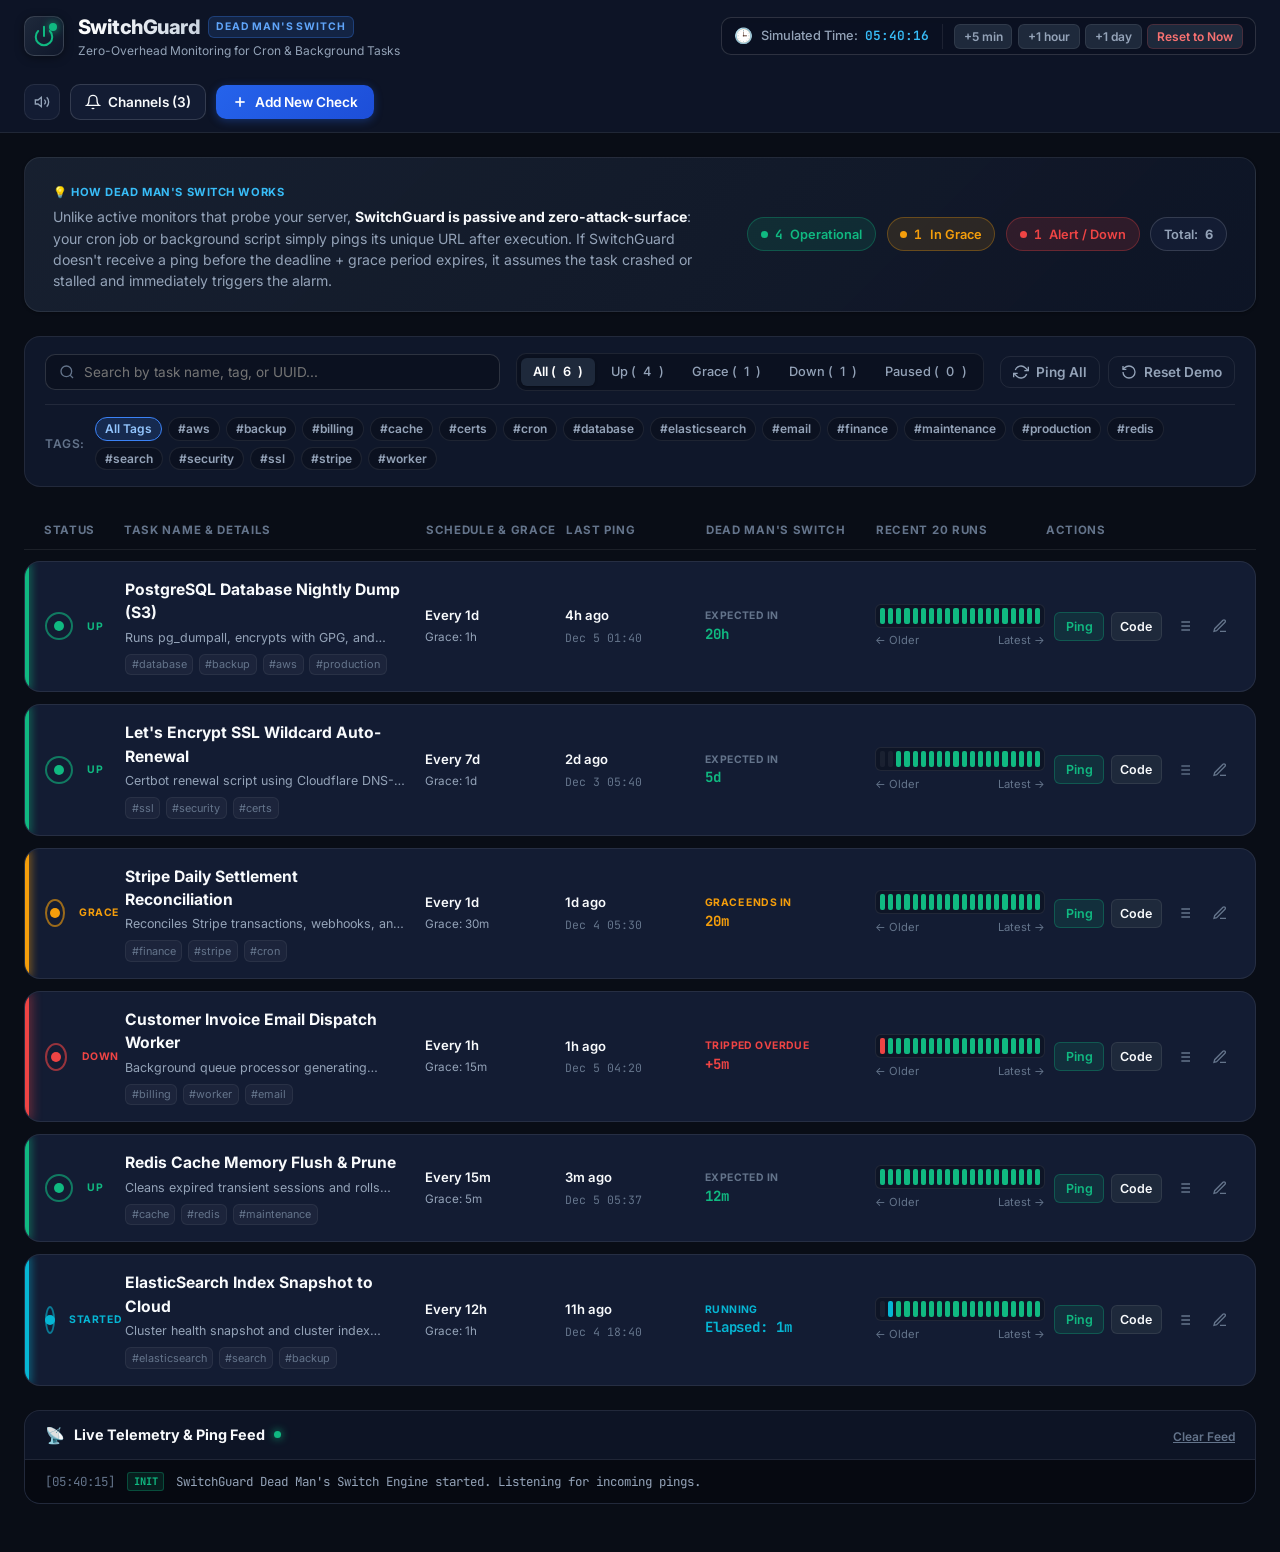
<file: index.html>
<!DOCTYPE html>
<html lang="en">
<head>
  <meta charset="UTF-8">
  <meta name="viewport" content="width=device-width, initial-scale=1.0">
  <title>SwitchGuard — Dead Man's Switch for Scheduled Tasks</title>
  <meta name="description" content="A lightweight, fail-safe dead man's switch monitoring platform for cron jobs, background workers, backup scripts, and scheduled tasks. Inspired by Healthchecks.io.">
  <link rel="preconnect" href="https://fonts.googleapis.com">
  <link rel="preconnect" href="https://fonts.gstatic.com" crossorigin>
  <link href="https://fonts.googleapis.com/css2?family=Inter:wght@300;400;500;600;700;800&family=JetBrains+Mono:wght@400;500;600;700&display=swap" rel="stylesheet">
  <link rel="stylesheet" href="style.css">
  <link rel="icon" href="data:image/svg+xml,<svg xmlns=%22http://www.w3.org/2000/svg%22 viewBox=%220 0 100 100%22><text y=%22.9em%22 font-size=%2290%22>⚡</text></svg>">
</head>
<body class="dark-theme">
  <!-- Toast Notification Container -->
  <div id="toast-container" class="toast-container" aria-live="polite"></div>

  <!-- Header / Navigation -->
  <header class="app-header">
    <div class="header-inner">
      <div class="logo-area">
        <div class="logo-icon-wrap">
          <svg class="logo-svg" viewBox="0 0 24 24" fill="none" stroke="currentColor" stroke-width="2.2" stroke-linecap="round" stroke-linejoin="round">
            <path d="M18.36 6.64a9 9 0 1 1-12.73 0"></path>
            <line x1="12" y1="2" x2="12" y2="12"></line>
          </svg>
          <span class="logo-pulse"></span>
        </div>
        <div class="brand-text">
          <div class="brand-title-row">
            <span class="brand-title">SwitchGuard</span>
            <span class="brand-tag">DEAD MAN'S SWITCH</span>
          </div>
          <span class="brand-subtitle">Zero-Overhead Monitoring for Cron & Background Tasks</span>
        </div>
      </div>

      <!-- Live Simulator / Time Machine Controls -->
      <div class="time-machine-bar" id="time-machine-bar">
        <div class="tm-status">
          <span class="tm-clock-icon">🕒</span>
          <span class="tm-label">Simulated Time:</span>
          <span id="current-sim-time" class="tm-time">Loading...</span>
          <span id="time-warp-badge" class="time-warp-badge hidden">+0m</span>
        </div>
        <div class="tm-actions">
          <button class="tm-btn" id="btn-warp-5m" title="Fast forward 5 minutes">+5 min</button>
          <button class="tm-btn" id="btn-warp-1h" title="Fast forward 1 hour">+1 hour</button>
          <button class="tm-btn" id="btn-warp-1d" title="Fast forward 1 day">+1 day</button>
          <button class="tm-btn tm-btn-reset" id="btn-reset-time" title="Reset to real current time">Reset to Now</button>
        </div>
      </div>

      <!-- Header Action Controls -->
      <div class="header-actions">
        <button id="btn-sound-toggle" class="btn-icon" title="Toggle Audio Alarms">
          <svg id="icon-sound-on" class="icon" viewBox="0 0 24 24" fill="none" stroke="currentColor" stroke-width="2">
            <polygon points="11 5 6 9 2 9 2 15 6 15 11 19 11 5"></polygon>
            <path d="M19.07 4.93a10 10 0 0 1 0 14.14M15.54 8.46a5 5 0 0 1 0 7.07"></path>
          </svg>
          <svg id="icon-sound-off" class="icon hidden" viewBox="0 0 24 24" fill="none" stroke="currentColor" stroke-width="2">
            <polygon points="11 5 6 9 2 9 2 15 6 15 11 19 11 5"></polygon>
            <line x1="23" y1="9" x2="17" y2="15"></line>
            <line x1="17" y1="9" x2="23" y2="15"></line>
          </svg>
        </button>

        <button id="btn-channels-modal" class="btn-secondary" title="Configure Alert Channels">
          <svg class="icon" viewBox="0 0 24 24" fill="none" stroke="currentColor" stroke-width="2">
            <path d="M18 8A6 6 0 0 0 6 8c0 7-3 9-3 9h18s-3-2-3-9"></path>
            <path d="M13.73 21a2 2 0 0 1-3.46 0"></path>
          </svg>
          <span>Channels (<span id="active-channels-count">3</span>)</span>
        </button>

        <button id="btn-new-check" class="btn-primary" title="Create a new Dead Man's Switch">
          <svg class="icon" viewBox="0 0 24 24" fill="none" stroke="currentColor" stroke-width="2.5">
            <line x1="12" y1="5" x2="12" y2="19"></line>
            <line x1="5" y1="12" x2="19" y2="12"></line>
          </svg>
          <span>Add New Check</span>
        </button>
      </div>
    </div>
  </header>

  <!-- Main Dashboard Wrapper -->
  <main class="dashboard-main">
    <!-- Dead Man's Switch Concept Explainer Ribbon -->
    <section class="concept-banner">
      <div class="concept-content">
        <div class="concept-badge">💡 HOW DEAD MAN'S SWITCH WORKS</div>
        <p class="concept-text">
          Unlike active monitors that probe your server, <strong>SwitchGuard is passive and zero-attack-surface</strong>: your cron job or background script simply pings its unique URL after execution. If SwitchGuard doesn't receive a ping before the deadline + grace period expires, it assumes the task crashed or stalled and immediately triggers the alarm.
        </p>
      </div>
      <div class="concept-stats">
        <div class="stat-pill operational" id="status-pill-up">
          <span class="pill-dot"></span>
          <span class="pill-count" id="count-up">0</span>
          <span class="pill-label">Operational</span>
        </div>
        <div class="stat-pill grace" id="status-pill-grace">
          <span class="pill-dot"></span>
          <span class="pill-count" id="count-grace">0</span>
          <span class="pill-label">In Grace</span>
        </div>
        <div class="stat-pill down" id="status-pill-down">
          <span class="pill-dot"></span>
          <span class="pill-count" id="count-down">0</span>
          <span class="pill-label">Alert / Down</span>
        </div>
        <div class="stat-pill total">
          <span class="pill-label">Total:</span>
          <strong id="count-total">0</strong>
        </div>
      </div>
    </section>

    <!-- Toolbar: Search, Filter Tabs, Tag Pills, View Toggle -->
    <section class="toolbar-section">
      <div class="search-filter-row">
        <!-- Search Input -->
        <div class="search-input-wrap">
          <svg class="search-icon" viewBox="0 0 24 24" fill="none" stroke="currentColor" stroke-width="2">
            <circle cx="11" cy="11" r="8"></circle>
            <line x1="21" y1="21" x2="16.65" y2="16.65"></line>
          </svg>
          <input type="text" id="search-input" placeholder="Search by task name, tag, or UUID..." autocomplete="off">
          <button id="search-clear-btn" class="search-clear-btn hidden">&times;</button>
        </div>

        <!-- Filter Tabs -->
        <div class="status-filter-tabs" role="tablist">
          <button class="tab-btn active" data-filter="all" id="tab-all">All (<span id="tab-count-all">0</span>)</button>
          <button class="tab-btn" data-filter="up" id="tab-up">Up (<span id="tab-count-up">0</span>)</button>
          <button class="tab-btn" data-filter="grace" id="tab-grace">Grace (<span id="tab-count-grace">0</span>)</button>
          <button class="tab-btn" data-filter="down" id="tab-down">Down (<span id="tab-count-down">0</span>)</button>
          <button class="tab-btn" data-filter="paused" id="tab-paused">Paused (<span id="tab-count-paused">0</span>)</button>
        </div>

        <!-- Simulator & Tool Actions -->
        <div class="extra-actions">
          <button id="btn-quick-ping-all" class="btn-ghost" title="Simulate a successful ping for all active checks">
            <svg class="icon" viewBox="0 0 24 24" fill="none" stroke="currentColor" stroke-width="2">
              <polyline points="23 4 23 10 17 10"></polyline>
              <polyline points="1 20 1 14 7 14"></polyline>
              <path d="M3.51 9a9 9 0 0 1 14.85-3.36L23 10M1 14l4.64 4.36A9 9 0 0 0 20.49 15"></path>
            </svg>
            <span>Ping All</span>
          </button>
          <button id="btn-reset-demo" class="btn-ghost" title="Reset to default showcase checks">
            <svg class="icon" viewBox="0 0 24 24" fill="none" stroke="currentColor" stroke-width="2">
              <path d="M3 12a9 9 0 1 0 9-9 9.75 9.75 0 0 0-6.74 2.74L3 8"></path>
              <path d="M3 3v5h5"></path>
            </svg>
            <span>Reset Demo</span>
          </button>
        </div>
      </div>

      <!-- Tag Filtering Bar -->
      <div class="tag-filter-bar" id="tag-filter-bar">
        <span class="tag-bar-label">Tags:</span>
        <div class="tag-chips-list" id="tag-chips-container">
          <!-- Dynamically populated tags -->
        </div>
      </div>
    </section>

    <!-- Checks Grid / List Container -->
    <section class="checks-section">
      <div class="table-header-row">
        <div class="col-status">Status</div>
        <div class="col-info">Task Name & Details</div>
        <div class="col-schedule">Schedule & Grace</div>
        <div class="col-lastping">Last Ping</div>
        <div class="col-countdown">Dead Man's Switch</div>
        <div class="col-timeline">Recent 20 Runs</div>
        <div class="col-actions">Actions</div>
      </div>

      <div id="checks-list" class="checks-list">
        <!-- Rendered dynamically by app.js -->
      </div>

      <!-- Empty State -->
      <div id="empty-state" class="empty-state hidden">
        <div class="empty-icon">🔍</div>
        <h3>No Monitored Checks Found</h3>
        <p>No checks match your current filter or search criteria.</p>
        <button id="btn-empty-clear" class="btn-secondary">Clear Filters</button>
      </div>
    </section>

    <!-- Global Activity Log & Dead Man's Switch Tripped Alerts -->
    <section class="system-logs-section">
      <div class="section-header-row">
        <div class="section-title-wrap">
          <span class="section-icon">📡</span>
          <h3>Live Telemetry & Ping Feed</h3>
          <span class="live-dot-pulse"></span>
        </div>
        <div class="feed-actions">
          <button id="btn-clear-feed" class="btn-link">Clear Feed</button>
        </div>
      </div>
      <div class="terminal-feed-container">
        <div id="live-telemetry-feed" class="telemetry-feed">
          <!-- Dynamically appended ping logs -->
        </div>
      </div>
    </section>
  </main>

  <!-- ======================= MODALS ======================= -->

  <!-- Modal: Add / Edit Check -->
  <div id="modal-check" class="modal-backdrop hidden">
    <div class="modal-dialog">
      <div class="modal-header">
        <div class="modal-title-wrap">
          <span class="modal-icon" id="modal-check-icon">➕</span>
          <h2 id="modal-check-title">Add New Dead Man's Switch</h2>
        </div>
        <button class="modal-close-btn" data-close-modal>&times;</button>
      </div>

      <form id="form-check" class="modal-form">
        <input type="hidden" id="input-check-id">

        <div class="form-group">
          <label for="input-check-name">Task Name <span class="required">*</span></label>
          <input type="text" id="input-check-name" placeholder="e.g. Postgres Nightly Backup to S3" required>
          <span class="form-hint">A clear identifier for the scheduled task being monitored.</span>
        </div>

        <div class="form-group">
          <label for="input-check-desc">Description</label>
          <input type="text" id="input-check-desc" placeholder="e.g. Runs pg_dumpall, encrypts and uploads to AWS S3 bucket">
        </div>

        <div class="form-group">
          <label for="input-check-tags">Tags (comma-separated)</label>
          <input type="text" id="input-check-tags" placeholder="e.g. database, backup, aws, production">
          <span class="form-hint">Used for grouping, searching, and filtering.</span>
        </div>

        <div class="form-row-2col">
          <!-- Period (Expected frequency) -->
          <div class="form-group">
            <label for="input-check-period">Expected Period <span class="required">*</span></label>
            <div class="custom-select-wrap">
              <select id="input-check-period" required>
                <option value="60">Every 1 minute (Fast test)</option>
                <option value="300">Every 5 minutes</option>
                <option value="900">Every 15 minutes</option>
                <option value="1800">Every 30 minutes</option>
                <option value="3600">Every 1 hour</option>
                <option value="21600">Every 6 hours</option>
                <option value="43200">Every 12 hours</option>
                <option value="86400" selected>Every 24 hours (Daily)</option>
                <option value="604800">Every 7 days (Weekly)</option>
                <option value="custom">Custom (Seconds)</option>
              </select>
            </div>
            <div id="custom-period-wrap" class="hidden custom-input-margin">
              <input type="number" id="input-custom-period" min="10" placeholder="Seconds (e.g. 120)">
            </div>
            <span class="form-hint">How often this task normally executes.</span>
          </div>

          <!-- Grace Period -->
          <div class="form-group">
            <label for="input-check-grace">Grace Time <span class="required">*</span></label>
            <div class="custom-select-wrap">
              <select id="input-check-grace" required>
                <option value="60">1 minute</option>
                <option value="300">5 minutes</option>
                <option value="900" selected>15 minutes</option>
                <option value="1800">30 minutes</option>
                <option value="3600">1 hour</option>
                <option value="7200">2 hours</option>
                <option value="86400">1 day</option>
                <option value="custom">Custom (Seconds)</option>
              </select>
            </div>
            <div id="custom-grace-wrap" class="hidden custom-input-margin">
              <input type="number" id="input-custom-grace" min="10" placeholder="Grace Seconds (e.g. 600)">
            </div>
            <span class="form-hint">Buffer time after expected run before alarm sounds.</span>
          </div>
        </div>

        <div class="form-group">
          <label>Alert Channels</label>
          <div class="channels-checkbox-group">
            <label class="channel-check-item">
              <input type="checkbox" id="check-chan-email" checked>
              <span>📧 Primary Ops Email</span>
            </label>
            <label class="channel-check-item">
              <input type="checkbox" id="check-chan-slack" checked>
              <span>💬 #infra-alerts (Slack)</span>
            </label>
            <label class="channel-check-item">
              <input type="checkbox" id="check-chan-discord" checked>
              <span>🎮 Server Alerts (Discord)</span>
            </label>
            <label class="channel-check-item">
              <input type="checkbox" id="check-chan-pagerduty">
              <span>🚨 PagerDuty Escalation</span>
            </label>
          </div>
        </div>

        <div class="modal-footer">
          <button type="button" class="btn-secondary" data-close-modal>Cancel</button>
          <button type="submit" class="btn-primary" id="btn-save-check">Save Check</button>
        </div>
      </form>
    </div>
  </div>

  <!-- Modal: Integration Guide & Code Generator -->
  <div id="modal-integration" class="modal-backdrop hidden">
    <div class="modal-dialog modal-dialog-lg">
      <div class="modal-header">
        <div class="modal-title-wrap">
          <span class="modal-icon">⚡</span>
          <div>
            <h2 id="modal-integ-name">Task Integration Guide</h2>
            <p class="modal-subtitle">Ready-to-use snippets for your crontab, scripts, and containers</p>
          </div>
        </div>
        <button class="modal-close-btn" data-close-modal>&times;</button>
      </div>

      <div class="modal-body-scroll">
        <!-- Endpoint Box -->
        <div class="ping-endpoint-box">
          <div class="endpoint-label">YOUR DEAD MAN'S SWITCH PING URL</div>
          <div class="endpoint-url-row">
            <code id="integ-ping-url" class="endpoint-code">http://localhost/track/ping.html?uuid=...</code>
            <button id="btn-copy-url" class="btn-copy">
              <svg class="icon" viewBox="0 0 24 24" fill="none" stroke="currentColor" stroke-width="2">
                <rect x="9" y="9" width="13" height="13" rx="2" ry="2"></rect>
                <path d="M5 15H4a2 2 0 0 1-2-2V4a2 2 0 0 1 2-2h9a2 2 0 0 1 2 2v1"></path>
              </svg>
              <span>Copy</span>
            </button>
          </div>
          <div class="endpoint-subtext">
            <span>💡 <strong>Supported endpoints:</strong></span>
            <code>...&action=success</code> (default) &bull;
            <code>...&action=start</code> (measure execution time) &bull;
            <code>...&action=fail</code> (signal script crash)
          </div>
        </div>

        <!-- Language Code Tabs -->
        <div class="code-tabs-header">
          <button class="code-tab active" data-lang="bash">cURL / Bash</button>
          <button class="code-tab" data-lang="python">Python</button>
          <button class="code-tab" data-lang="powershell">PowerShell</button>
          <button class="code-tab" data-lang="node">Node.js</button>
          <button class="code-tab" data-lang="cron">Crontab</button>
          <button class="code-tab" data-lang="docker">Docker</button>
        </div>

        <div class="code-tab-content-wrap">
          <div class="code-actions-top">
            <span id="code-snippet-desc" class="code-desc">Simple exit-code based ping in Bash</span>
            <button id="btn-copy-code" class="btn-copy-code">Copy Snippet</button>
          </div>
          <pre><code id="code-snippet-display" class="code-block language-bash"></code></pre>
        </div>

        <!-- Interactive Sandbox Inside Modal -->
        <div class="sandbox-box">
          <h4>🧪 Test Switch In-Browser</h4>
          <p>You can send test signals to this switch immediately to see how SwitchGuard responds:</p>
          <div class="sandbox-buttons">
            <button id="btn-sandbox-success" class="btn-action-success">
              <span>🟢</span> Send Success Ping
            </button>
            <button id="btn-sandbox-start" class="btn-action-start">
              <span>⏱️</span> Send /start Signal
            </button>
            <button id="btn-sandbox-fail" class="btn-action-fail">
              <span>❌</span> Send /fail Signal
            </button>
            <button id="btn-sandbox-force-down" class="btn-action-down">
              <span>🚨</span> Trip Dead Man's Switch Now
            </button>
          </div>
        </div>
      </div>

      <div class="modal-footer">
        <button type="button" class="btn-primary" data-close-modal>Done</button>
      </div>
    </div>
  </div>

  <!-- Modal: Ping History Logs Inspector -->
  <div id="modal-logs" class="modal-backdrop hidden">
    <div class="modal-dialog modal-dialog-lg">
      <div class="modal-header">
        <div class="modal-title-wrap">
          <span class="modal-icon">📜</span>
          <div>
            <h2 id="modal-logs-name">Execution Logs & Ping History</h2>
            <p class="modal-subtitle">Full audit trail of pings, durations, and output payloads</p>
          </div>
        </div>
        <button class="modal-close-btn" data-close-modal>&times;</button>
      </div>

      <div class="modal-body-scroll">
        <div class="logs-summary-bar">
          <div class="log-stat">
            <span class="lbl">Total Recorded Pings</span>
            <span class="val" id="log-stat-count">0</span>
          </div>
          <div class="log-stat">
            <span class="lbl">Last Recorded Status</span>
            <span class="val" id="log-stat-last-status">UP</span>
          </div>
          <div class="log-stat">
            <span class="lbl">Average Duration</span>
            <span class="val" id="log-stat-avg-duration">0s</span>
          </div>
          <div class="log-stat">
            <span class="lbl">Failures / Timeouts</span>
            <span class="val red" id="log-stat-failures">0</span>
          </div>
        </div>

        <div class="table-container">
          <table class="logs-table">
            <thead>
              <tr>
                <th>Time (Simulated)</th>
                <th>Type / Signal</th>
                <th>Duration</th>
                <th>Source</th>
                <th>Payload / Stderr Snippet</th>
              </tr>
            </thead>
            <tbody id="logs-table-body">
              <!-- Logs populated dynamically -->
            </tbody>
          </table>
        </div>
      </div>

      <div class="modal-footer">
        <button type="button" class="btn-secondary" id="btn-clear-task-logs">Clear Logs</button>
        <button type="button" class="btn-primary" data-close-modal>Close</button>
      </div>
    </div>
  </div>

  <!-- Modal: Alert Channels Manager -->
  <div id="modal-channels" class="modal-backdrop hidden">
    <div class="modal-dialog">
      <div class="modal-header">
        <div class="modal-title-wrap">
          <span class="modal-icon">📢</span>
          <div>
            <h2>Alert Channels</h2>
            <p class="modal-subtitle">Where SwitchGuard sends notifications when a switch is tripped</p>
          </div>
        </div>
        <button class="modal-close-btn" data-close-modal>&times;</button>
      </div>

      <div class="modal-body-scroll">
        <div class="channel-card">
          <div class="chan-icon">📧</div>
          <div class="chan-info">
            <div class="chan-title">Email Notification</div>
            <div class="chan-desc">Sends immediate alerts to <code>ops-team@company.internal</code></div>
          </div>
          <div class="chan-status enabled">Enabled</div>
          <button class="btn-channel-test" data-test="email">Test</button>
        </div>

        <div class="channel-card">
          <div class="chan-icon">💬</div>
          <div class="chan-info">
            <div class="chan-title">Slack Webhook</div>
            <div class="chan-desc">Posting to <code>#infrastructure-alerts</code></div>
          </div>
          <div class="chan-status enabled">Enabled</div>
          <button class="btn-channel-test" data-test="slack">Test</button>
        </div>

        <div class="channel-card">
          <div class="chan-icon">🎮</div>
          <div class="chan-info">
            <div class="chan-title">Discord Webhook</div>
            <div class="chan-desc">Posting embed to <code>#server-monitoring</code></div>
          </div>
          <div class="chan-status enabled">Enabled</div>
          <button class="btn-channel-test" data-test="discord">Test</button>
        </div>

        <div class="channel-card">
          <div class="chan-icon">🚨</div>
          <div class="chan-info">
            <div class="chan-title">PagerDuty Escalation</div>
            <div class="chan-desc">Triggers High-Urgency incident on escalation policy</div>
          </div>
          <div class="chan-status disabled">Standby</div>
          <button class="btn-channel-test" data-test="pagerduty">Test</button>
        </div>

        <div class="channel-card">
          <div class="chan-icon">🌐</div>
          <div class="chan-info">
            <div class="chan-title">Custom HTTP Webhook</div>
            <div class="chan-desc">POST JSON payload to any REST endpoint</div>
          </div>
          <div class="chan-status enabled">Enabled</div>
          <button class="btn-channel-test" data-test="webhook">Test</button>
        </div>
      </div>

      <div class="modal-footer">
        <button type="button" class="btn-primary" data-close-modal>Close</button>
      </div>
    </div>
  </div>

  <!-- Audio Tone Synthesizer & Main Script -->
  <script src="app.js"></script>
</body>
</html>
</file>
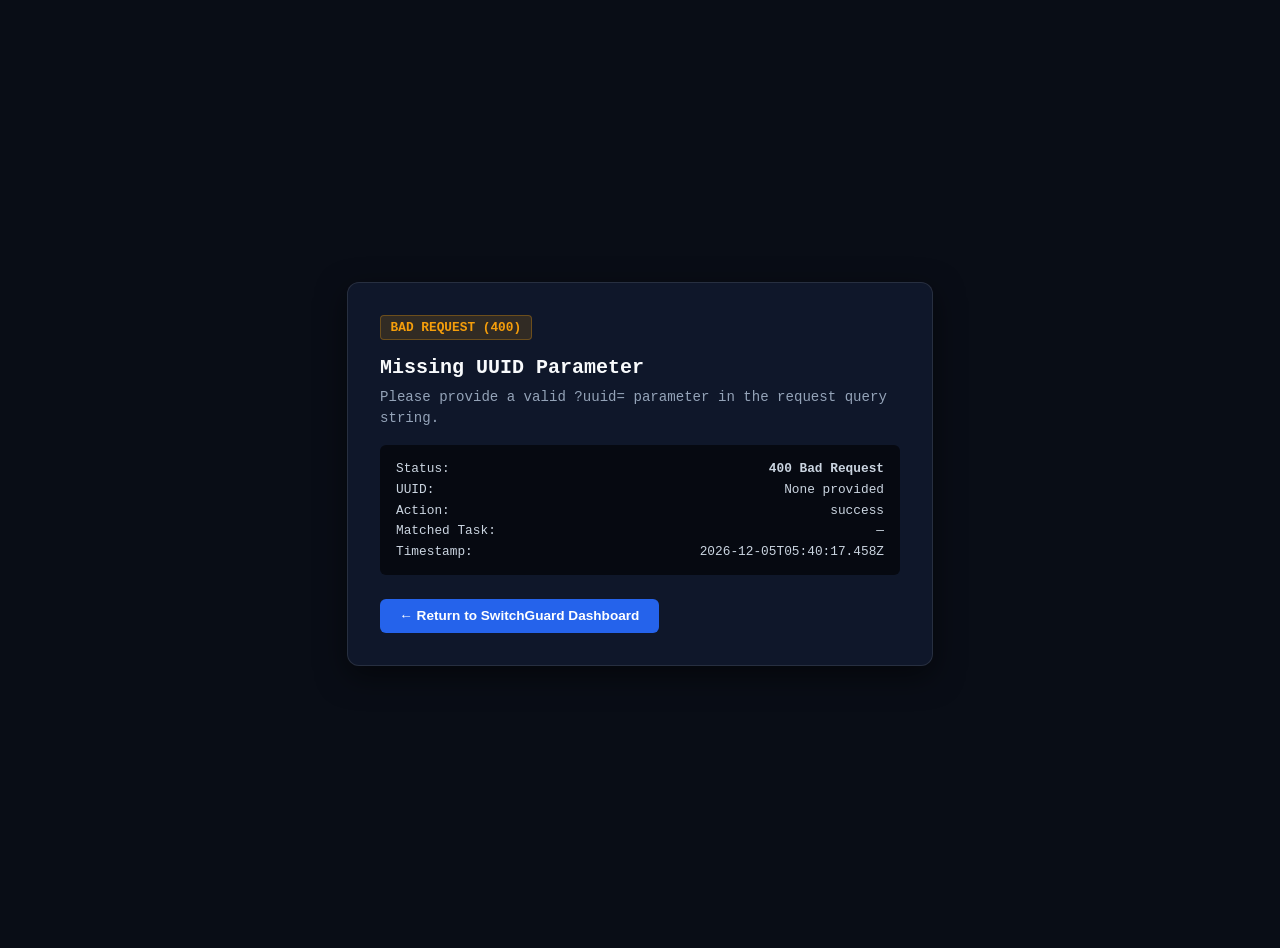
<file: ping.html>
<!DOCTYPE html>
<html lang="en">
<head>
  <meta charset="UTF-8">
  <meta name="viewport" content="width=device-width, initial-scale=1.0">
  <title>SwitchGuard Ping Endpoint</title>
  <style>
    body {
      background-color: #090d16;
      color: #f8fafc;
      font-family: 'JetBrains Mono', Consolas, monospace;
      display: flex;
      align-items: center;
      justify-content: center;
      min-height: 100vh;
      margin: 0;
      padding: 1.5rem;
    }
    .card {
      background: #0f172a;
      border: 1px solid rgba(255, 255, 255, 0.1);
      border-radius: 12px;
      padding: 2rem;
      max-width: 520px;
      width: 100%;
      box-shadow: 0 10px 30px rgba(0,0,0,0.5);
    }
    .badge {
      display: inline-block;
      padding: 0.25rem 0.6rem;
      border-radius: 4px;
      font-size: 0.8rem;
      font-weight: bold;
      text-transform: uppercase;
      margin-bottom: 1rem;
    }
    .badge-ok { background: rgba(16, 185, 129, 0.15); color: #10b981; border: 1px solid rgba(16, 185, 129, 0.3); }
    .badge-start { background: rgba(6, 182, 212, 0.15); color: #06b6d4; border: 1px solid rgba(6, 182, 212, 0.3); }
    .badge-fail { background: rgba(239, 68, 68, 0.15); color: #ef4444; border: 1px solid rgba(239, 68, 68, 0.3); }
    .badge-err { background: rgba(245, 158, 11, 0.15); color: #f59e0b; border: 1px solid rgba(245, 158, 11, 0.3); }
    h1 { font-size: 1.25rem; margin: 0 0 0.5rem 0; }
    p { font-size: 0.88rem; color: #94a3b8; line-height: 1.5; margin: 0 0 1rem 0; }
    .details {
      background: #060911;
      padding: 1rem;
      border-radius: 6px;
      font-size: 0.8rem;
      color: #cbd5e1;
      margin-bottom: 1.5rem;
    }
    .details-row { display: flex; justify-content: space-between; margin-bottom: 0.35rem; }
    .details-row:last-child { margin-bottom: 0; }
    .btn {
      display: inline-block;
      background: #2563eb;
      color: #fff;
      text-decoration: none;
      padding: 0.6rem 1.2rem;
      border-radius: 6px;
      font-size: 0.85rem;
      font-weight: 600;
      font-family: -apple-system, BlinkMacSystemFont, 'Segoe UI', Roboto, sans-serif;
    }
    .btn:hover { background: #3b82f6; }
  </style>
</head>
<body>
  <div class="card">
    <div id="status-badge" class="badge badge-ok">Processing...</div>
    <h1 id="status-title">Dead Man's Switch Receiver</h1>
    <p id="status-desc">Recording ping from scheduled task...</p>

    <div class="details">
      <div class="details-row"><span>Status:</span> <strong id="val-status">OK 200</strong></div>
      <div class="details-row"><span>UUID:</span> <span id="val-uuid">—</span></div>
      <div class="details-row"><span>Action:</span> <span id="val-action">success</span></div>
      <div class="details-row"><span>Matched Task:</span> <span id="val-task">—</span></div>
      <div class="details-row"><span>Timestamp:</span> <span id="val-time">—</span></div>
    </div>

    <a href="index.html" class="btn">&larr; Return to SwitchGuard Dashboard</a>
  </div>

  <script>
    (function() {
      const STORAGE_KEY = 'switchguard_checks_v1';
      const params = new URLSearchParams(window.location.search);
      const uuid = params.get('uuid');
      const action = params.get('action') || 'success';
      const now = Date.now();

      const badgeEl = document.getElementById('status-badge');
      const titleEl = document.getElementById('status-title');
      const descEl = document.getElementById('status-desc');
      const uuidEl = document.getElementById('val-uuid');
      const actionEl = document.getElementById('val-action');
      const taskEl = document.getElementById('val-task');
      const timeEl = document.getElementById('val-time');
      const statusEl = document.getElementById('val-status');

      uuidEl.textContent = uuid || 'None provided';
      actionEl.textContent = action;
      timeEl.textContent = new Date(now).toISOString();

      if (!uuid) {
        badgeEl.className = 'badge badge-err';
        badgeEl.textContent = 'BAD REQUEST (400)';
        statusEl.textContent = '400 Bad Request';
        titleEl.textContent = 'Missing UUID Parameter';
        descEl.textContent = 'Please provide a valid ?uuid= parameter in the request query string.';
        return;
      }

      try {
        const raw = localStorage.getItem(STORAGE_KEY);
        if (!raw) {
          badgeEl.className = 'badge badge-err';
          badgeEl.textContent = 'DATABASE EMPTY';
          titleEl.textContent = 'No Checks Initialized';
          descEl.textContent = 'Open the main SwitchGuard dashboard first to initialize checks.';
          return;
        }

        const checks = JSON.parse(raw);
        const chk = checks.find(c => c.uuid === uuid);

        if (!chk) {
          badgeEl.className = 'badge badge-err';
          badgeEl.textContent = 'NOT FOUND (404)';
          statusEl.textContent = '404 Not Found';
          titleEl.textContent = 'Unknown Dead Man\'s Switch';
          descEl.textContent = `No monitored task exists with UUID: ${uuid}`;
          return;
        }

        taskEl.textContent = chk.name;

        if (!chk.pings) chk.pings = [];

        if (action === 'start') {
          chk.status = 'started';
          chk.startedAt = now;
          chk.pings.unshift({
            timestamp: now,
            type: 'start',
            duration: 'running...',
            remoteIp: 'remote.http.client',
            payload: 'HTTP /start signal received'
          });
          badgeEl.className = 'badge badge-start';
          badgeEl.textContent = 'TASK STARTED (200)';
          titleEl.textContent = 'Job In Progress';
          descEl.textContent = `Signal logged. Task duration tracking active for "${chk.name}".`;
        } else if (action === 'fail') {
          chk.status = 'down';
          const dur = chk.startedAt ? ((now - chk.startedAt) / 1000).toFixed(1) + 's' : '0s';
          chk.startedAt = null;
          chk.pings.unshift({
            timestamp: now,
            type: 'fail',
            duration: dur,
            remoteIp: 'remote.http.client',
            payload: 'HTTP /fail signal received (job crashed)'
          });
          badgeEl.className = 'badge badge-fail';
          badgeEl.textContent = 'FAILURE REGISTERED (200)';
          titleEl.textContent = 'Task Failed';
          descEl.textContent = `Failure signal received for "${chk.name}". Alarm triggered.`;
        } else {
          // Success Ping
          const dur = chk.startedAt ? ((now - chk.startedAt) / 1000).toFixed(1) + 's' : '0.2s';
          chk.status = 'up';
          chk.lastPing = now;
          chk.startedAt = null;
          chk.pings.unshift({
            timestamp: now,
            type: 'success',
            duration: dur,
            remoteIp: 'remote.http.client',
            payload: 'HTTP 200 OK Ping received'
          });
          badgeEl.className = 'badge badge-ok';
          badgeEl.textContent = 'PING OK (200)';
          titleEl.textContent = 'Dead Man\'s Switch Alive';
          descEl.textContent = `Success ping registered for "${chk.name}". Timer has been reset!`;
        }

        if (chk.pings.length > 30) chk.pings.pop();

        localStorage.setItem(STORAGE_KEY, JSON.stringify(checks));
      } catch (err) {
        badgeEl.className = 'badge badge-err';
        badgeEl.textContent = 'ERROR (500)';
        statusEl.textContent = '500 Internal Error';
        titleEl.textContent = 'Failed to Process Ping';
        descEl.textContent = err.message;
      }
    })();
  </script>
</body>
</html>
</file>
<file: style.css>
/* ==========================================================================
   SwitchGuard — Dead Man's Switch for Scheduled Tasks
   High-Precision Design System & Stylesheet
   ========================================================================== */

:root {
  /* Color Palette */
  --bg-main: #090d16;
  --bg-surface: #0f172a;
  --bg-card: #131c33;
  --bg-card-hover: #192544;
  --bg-muted: #1e293b;
  --bg-input: #0b1120;
  
  --border-subtle: rgba(255, 255, 255, 0.08);
  --border-light: rgba(255, 255, 255, 0.14);
  --border-focus: #3b82f6;

  /* State Colors */
  --color-up: #10b981;
  --color-up-glow: rgba(16, 185, 129, 0.35);
  --color-up-bg: rgba(16, 185, 129, 0.12);

  --color-grace: #f59e0b;
  --color-grace-glow: rgba(245, 158, 11, 0.4);
  --color-grace-bg: rgba(245, 158, 11, 0.12);

  --color-down: #ef4444;
  --color-down-glow: rgba(239, 68, 68, 0.45);
  --color-down-bg: rgba(239, 68, 68, 0.14);

  --color-started: #06b6d4;
  --color-started-glow: rgba(6, 182, 212, 0.35);
  --color-started-bg: rgba(6, 182, 212, 0.12);

  --color-paused: #64748b;
  --color-paused-bg: rgba(100, 116, 139, 0.15);

  --color-primary: #3b82f6;
  --color-primary-hover: #2563eb;
  --color-accent: #8b5cf6;

  /* Typography */
  --text-main: #f8fafc;
  --text-secondary: #94a3b8;
  --text-muted: #64748b;
  --text-inverse: #020617;

  --font-sans: 'Inter', -apple-system, BlinkMacSystemFont, 'Segoe UI', Roboto, sans-serif;
  --font-mono: 'JetBrains Mono', 'Fira Code', Menlo, Consolas, monospace;

  /* Shadows & Radius */
  --radius-sm: 6px;
  --radius-md: 10px;
  --radius-lg: 16px;
  --radius-full: 9999px;

  --shadow-sm: 0 1px 3px rgba(0, 0, 0, 0.3);
  --shadow-md: 0 4px 14px rgba(0, 0, 0, 0.4);
  --shadow-lg: 0 12px 30px rgba(0, 0, 0, 0.6);
  --shadow-glow-up: 0 0 16px var(--color-up-glow);
  --shadow-glow-down: 0 0 20px var(--color-down-glow);
  --shadow-glow-grace: 0 0 16px var(--color-grace-glow);

  --transition-fast: 0.15s ease;
  --transition-normal: 0.25s cubic-bezier(0.4, 0, 0.2, 1);
}

/* Base Reset */
*, *::before, *::after {
  box-sizing: border-box;
  margin: 0;
  padding: 0;
}

body.dark-theme {
  font-family: var(--font-sans);
  background-color: var(--bg-main);
  color: var(--text-main);
  line-height: 1.5;
  min-height: 100vh;
  -webkit-font-smoothing: antialiased;
  -moz-osx-font-smoothing: grayscale;
  overflow-x: hidden;
}

/* Scrollbars */
::-webkit-scrollbar {
  width: 8px;
  height: 8px;
}
::-webkit-scrollbar-track {
  background: var(--bg-main);
}
::-webkit-scrollbar-thumb {
  background: var(--bg-muted);
  border-radius: var(--radius-sm);
}
::-webkit-scrollbar-thumb:hover {
  background: var(--text-muted);
}

/* ==========================================================================
   Header & Navbar
   ========================================================================== */

.app-header {
  background: rgba(15, 23, 42, 0.85);
  backdrop-filter: blur(12px);
  -webkit-backdrop-filter: blur(12px);
  border-bottom: 1px solid var(--border-subtle);
  position: sticky;
  top: 0;
  z-index: 100;
  padding: 0.75rem 1.5rem;
}

.header-inner {
  max-width: 1440px;
  margin: 0 auto;
  display: flex;
  align-items: center;
  justify-content: space-between;
  gap: 1.5rem;
  flex-wrap: wrap;
}

.logo-area {
  display: flex;
  align-items: center;
  gap: 0.85rem;
}

.logo-icon-wrap {
  position: relative;
  width: 40px;
  height: 40px;
  border-radius: var(--radius-md);
  background: linear-gradient(135deg, #1e293b, #0f172a);
  border: 1px solid var(--border-light);
  display: flex;
  align-items: center;
  justify-content: center;
  color: var(--color-up);
  box-shadow: 0 2px 10px rgba(0, 0, 0, 0.4);
}

.logo-svg {
  width: 22px;
  height: 22px;
}

.logo-pulse {
  position: absolute;
  top: 6px;
  right: 6px;
  width: 8px;
  height: 8px;
  border-radius: 50%;
  background-color: var(--color-up);
  box-shadow: 0 0 8px var(--color-up);
  animation: logoBlink 2s infinite ease-in-out;
}

@keyframes logoBlink {
  0%, 100% { opacity: 1; transform: scale(1); }
  50% { opacity: 0.3; transform: scale(0.85); }
}

.brand-text {
  display: flex;
  flex-direction: column;
}

.brand-title-row {
  display: flex;
  align-items: center;
  gap: 0.5rem;
}

.brand-title {
  font-size: 1.25rem;
  font-weight: 800;
  letter-spacing: -0.025em;
  background: linear-gradient(to right, #ffffff, #cbd5e1);
  -webkit-background-clip: text;
  -webkit-text-fill-color: transparent;
}

.brand-tag {
  font-size: 0.65rem;
  font-weight: 700;
  letter-spacing: 0.08em;
  padding: 0.15rem 0.45rem;
  background: rgba(59, 130, 246, 0.15);
  border: 1px solid rgba(59, 130, 246, 0.3);
  color: #60a5fa;
  border-radius: var(--radius-sm);
  text-transform: uppercase;
}

.brand-subtitle {
  font-size: 0.75rem;
  color: var(--text-secondary);
}

/* Time Machine / Simulator Bar */
.time-machine-bar {
  display: flex;
  align-items: center;
  background: rgba(11, 17, 32, 0.7);
  border: 1px solid var(--border-light);
  border-radius: var(--radius-md);
  padding: 0.35rem 0.75rem;
  gap: 0.85rem;
}

.tm-status {
  display: flex;
  align-items: center;
  gap: 0.45rem;
  font-size: 0.8rem;
}

.tm-clock-icon {
  font-size: 0.95rem;
}

.tm-label {
  color: var(--text-secondary);
  font-weight: 500;
}

.tm-time {
  font-family: var(--font-mono);
  color: #38bdf8;
  font-weight: 600;
}

.time-warp-badge {
  font-size: 0.7rem;
  font-family: var(--font-mono);
  background: rgba(245, 158, 11, 0.2);
  color: #fbbf24;
  border: 1px solid rgba(245, 158, 11, 0.4);
  padding: 0.1rem 0.35rem;
  border-radius: var(--radius-sm);
}

.tm-actions {
  display: flex;
  align-items: center;
  gap: 0.35rem;
  border-left: 1px solid var(--border-subtle);
  padding-left: 0.65rem;
}

.tm-btn {
  background: var(--bg-muted);
  border: 1px solid var(--border-subtle);
  color: var(--text-secondary);
  font-size: 0.75rem;
  font-weight: 600;
  padding: 0.25rem 0.55rem;
  border-radius: var(--radius-sm);
  cursor: pointer;
  transition: all var(--transition-fast);
}

.tm-btn:hover {
  background: var(--border-light);
  color: var(--text-main);
  border-color: rgba(255, 255, 255, 0.2);
}

.tm-btn-reset {
  color: #f87171;
  border-color: rgba(239, 68, 68, 0.2);
}
.tm-btn-reset:hover {
  background: rgba(239, 68, 68, 0.2);
  color: #fca5a5;
}

/* Header Action Controls */
.header-actions {
  display: flex;
  align-items: center;
  gap: 0.65rem;
}

/* Common Button Styles */
button {
  font-family: var(--font-sans);
  cursor: pointer;
  display: inline-flex;
  align-items: center;
  justify-content: center;
  gap: 0.45rem;
  font-size: 0.85rem;
  font-weight: 600;
  border-radius: var(--radius-md);
  transition: all var(--transition-normal);
  border: none;
  outline: none;
}

.btn-primary {
  background: linear-gradient(135deg, #2563eb, #1d4ed8);
  color: #ffffff;
  padding: 0.55rem 1rem;
  box-shadow: 0 2px 8px rgba(37, 99, 235, 0.35);
}
.btn-primary:hover {
  background: linear-gradient(135deg, #3b82f6, #2563eb);
  box-shadow: 0 4px 14px rgba(37, 99, 235, 0.5);
  transform: translateY(-1px);
}

.btn-secondary {
  background: var(--bg-card);
  border: 1px solid var(--border-light);
  color: var(--text-main);
  padding: 0.55rem 0.85rem;
}
.btn-secondary:hover {
  background: var(--bg-card-hover);
  border-color: rgba(255, 255, 255, 0.25);
}

.btn-ghost {
  background: transparent;
  border: 1px solid var(--border-subtle);
  color: var(--text-secondary);
  padding: 0.45rem 0.75rem;
}
.btn-ghost:hover {
  background: var(--bg-surface);
  color: var(--text-main);
  border-color: var(--border-light);
}

.btn-icon {
  background: var(--bg-card);
  border: 1px solid var(--border-subtle);
  color: var(--text-secondary);
  width: 36px;
  height: 36px;
  padding: 0;
  border-radius: var(--radius-md);
}
.btn-icon:hover {
  background: var(--bg-card-hover);
  color: var(--text-main);
}

.icon {
  width: 16px;
  height: 16px;
  display: inline-block;
  vertical-align: middle;
}

/* ==========================================================================
   Dashboard Main Container
   ========================================================================== */

.dashboard-main {
  max-width: 1440px;
  margin: 1.5rem auto 3rem;
  padding: 0 1.5rem;
  display: flex;
  flex-direction: column;
  gap: 1.5rem;
}

/* Concept Explainer Banner */
.concept-banner {
  background: linear-gradient(135deg, rgba(30, 41, 59, 0.7), rgba(15, 23, 42, 0.8));
  border: 1px solid var(--border-subtle);
  border-radius: var(--radius-lg);
  padding: 1.25rem 1.75rem;
  display: flex;
  align-items: center;
  justify-content: space-between;
  gap: 2rem;
  box-shadow: var(--shadow-sm);
}

.concept-badge {
  display: inline-block;
  font-size: 0.7rem;
  font-weight: 700;
  color: #38bdf8;
  letter-spacing: 0.05em;
  margin-bottom: 0.35rem;
}

.concept-text {
  font-size: 0.88rem;
  color: var(--text-secondary);
  max-width: 820px;
  line-height: 1.5;
}
.concept-text strong {
  color: var(--text-main);
}

.concept-stats {
  display: flex;
  align-items: center;
  gap: 0.65rem;
  flex-shrink: 0;
  flex-wrap: wrap;
}

.stat-pill {
  display: flex;
  align-items: center;
  gap: 0.45rem;
  padding: 0.4rem 0.8rem;
  border-radius: var(--radius-full);
  font-size: 0.8rem;
  font-weight: 600;
  border: 1px solid transparent;
  transition: transform var(--transition-fast);
}

.stat-pill:hover {
  transform: translateY(-1px);
}

.stat-pill.operational {
  background: var(--color-up-bg);
  border-color: rgba(16, 185, 129, 0.3);
  color: var(--color-up);
}
.stat-pill.grace {
  background: var(--color-grace-bg);
  border-color: rgba(245, 158, 11, 0.3);
  color: var(--color-grace);
}
.stat-pill.down {
  background: var(--color-down-bg);
  border-color: rgba(239, 68, 68, 0.3);
  color: var(--color-down);
}
.stat-pill.total {
  background: var(--bg-card);
  border-color: var(--border-light);
  color: var(--text-secondary);
}

.pill-dot {
  width: 7px;
  height: 7px;
  border-radius: 50%;
  background: currentColor;
}

.pill-count {
  font-family: var(--font-mono);
  font-weight: 700;
}

/* ==========================================================================
   Toolbar & Filters
   ========================================================================== */

.toolbar-section {
  background: var(--bg-surface);
  border: 1px solid var(--border-subtle);
  border-radius: var(--radius-lg);
  padding: 1rem 1.25rem;
  display: flex;
  flex-direction: column;
  gap: 0.85rem;
}

.search-filter-row {
  display: flex;
  align-items: center;
  justify-content: space-between;
  gap: 1rem;
  flex-wrap: wrap;
}

.search-input-wrap {
  position: relative;
  flex: 1;
  min-width: 280px;
}

.search-icon {
  position: absolute;
  left: 0.85rem;
  top: 50%;
  transform: translateY(-50%);
  width: 16px;
  height: 16px;
  color: var(--text-muted);
  pointer-events: none;
}

.search-input-wrap input {
  width: 100%;
  background: var(--bg-input);
  border: 1px solid var(--border-light);
  border-radius: var(--radius-md);
  padding: 0.55rem 2.2rem 0.55rem 2.4rem;
  color: var(--text-main);
  font-size: 0.85rem;
  font-family: var(--font-sans);
  outline: none;
  transition: all var(--transition-fast);
}

.search-input-wrap input:focus {
  border-color: var(--border-focus);
  box-shadow: 0 0 0 3px rgba(59, 130, 246, 0.2);
}

.search-clear-btn {
  position: absolute;
  right: 0.75rem;
  top: 50%;
  transform: translateY(-50%);
  background: none;
  border: none;
  color: var(--text-muted);
  font-size: 1.1rem;
  cursor: pointer;
}
.search-clear-btn:hover {
  color: var(--text-main);
}

/* Filter Tabs */
.status-filter-tabs {
  display: flex;
  align-items: center;
  background: var(--bg-input);
  padding: 0.25rem;
  border-radius: var(--radius-md);
  border: 1px solid var(--border-subtle);
  gap: 0.25rem;
}

.tab-btn {
  background: transparent;
  border: none;
  color: var(--text-secondary);
  font-size: 0.8rem;
  font-weight: 500;
  padding: 0.4rem 0.75rem;
  border-radius: var(--radius-sm);
  cursor: pointer;
  transition: all var(--transition-fast);
}

.tab-btn:hover {
  color: var(--text-main);
}

.tab-btn.active {
  background: var(--bg-muted);
  color: #ffffff;
  font-weight: 600;
  box-shadow: var(--shadow-sm);
}

.extra-actions {
  display: flex;
  align-items: center;
  gap: 0.5rem;
}

/* Tag Filtering Bar */
.tag-filter-bar {
  display: flex;
  align-items: center;
  gap: 0.65rem;
  border-top: 1px solid var(--border-subtle);
  padding-top: 0.75rem;
  overflow-x: auto;
}

.tag-bar-label {
  font-size: 0.75rem;
  font-weight: 600;
  color: var(--text-muted);
  text-transform: uppercase;
  letter-spacing: 0.05em;
  flex-shrink: 0;
}

.tag-chips-list {
  display: flex;
  align-items: center;
  gap: 0.4rem;
  flex-wrap: wrap;
}

.tag-chip {
  background: var(--bg-input);
  border: 1px solid var(--border-subtle);
  color: var(--text-secondary);
  font-size: 0.75rem;
  padding: 0.2rem 0.55rem;
  border-radius: var(--radius-full);
  cursor: pointer;
  transition: all var(--transition-fast);
}

.tag-chip:hover {
  border-color: var(--border-light);
  color: var(--text-main);
}

.tag-chip.active {
  background: rgba(59, 130, 246, 0.18);
  border-color: #3b82f6;
  color: #93c5fd;
  font-weight: 600;
}

/* ==========================================================================
   Checks Section & Table/Card List
   ========================================================================== */

.checks-section {
  display: flex;
  flex-direction: column;
  gap: 0.65rem;
}

.table-header-row {
  display: grid;
  grid-template-columns: 80px minmax(260px, 1.4fr) 140px 140px 170px 170px 190px;
  align-items: center;
  padding: 0.65rem 1.25rem;
  font-size: 0.72rem;
  font-weight: 700;
  text-transform: uppercase;
  letter-spacing: 0.06em;
  color: var(--text-muted);
  border-bottom: 1px solid var(--border-subtle);
}

.checks-list {
  display: flex;
  flex-direction: column;
  gap: 0.75rem;
}

/* Check Row Card */
.check-card {
  display: grid;
  grid-template-columns: 80px minmax(260px, 1.4fr) 140px 140px 170px 170px 190px;
  align-items: center;
  background: var(--bg-card);
  border: 1px solid var(--border-subtle);
  border-radius: var(--radius-lg);
  padding: 1rem 1.25rem;
  transition: all var(--transition-normal);
  position: relative;
  overflow: hidden;
}

.check-card:hover {
  background: var(--bg-card-hover);
  border-color: var(--border-light);
  transform: translateY(-1.5px);
  box-shadow: var(--shadow-md);
}

/* Left accent border by status */
.check-card::before {
  content: '';
  position: absolute;
  left: 0;
  top: 0;
  bottom: 0;
  width: 4px;
}

.check-card.status-up::before {
  background: var(--color-up);
  box-shadow: 0 0 10px var(--color-up);
}
.check-card.status-grace::before {
  background: var(--color-grace);
  box-shadow: 0 0 10px var(--color-grace);
}
.check-card.status-down::before {
  background: var(--color-down);
  box-shadow: 0 0 12px var(--color-down);
}
.check-card.status-started::before {
  background: var(--color-started);
  box-shadow: 0 0 10px var(--color-started);
}
.check-card.status-paused::before {
  background: var(--color-paused);
}

/* Column: Status */
.col-status-cell {
  display: flex;
  align-items: center;
  gap: 0.5rem;
}

.status-radar {
  position: relative;
  width: 28px;
  height: 28px;
  border-radius: 50%;
  display: flex;
  align-items: center;
  justify-content: center;
}

.status-radar-center {
  width: 10px;
  height: 10px;
  border-radius: 50%;
  background: currentColor;
  z-index: 2;
}

.status-radar-ring {
  position: absolute;
  top: 0;
  left: 0;
  right: 0;
  bottom: 0;
  border-radius: 50%;
  border: 2px solid currentColor;
  opacity: 0.6;
  animation: radarPulse 2s infinite cubic-bezier(0.2, 0.8, 0.4, 1);
}

@keyframes radarPulse {
  0% { transform: scale(0.5); opacity: 0.8; }
  100% { transform: scale(1.35); opacity: 0; }
}

.status-badge-mini {
  font-size: 0.65rem;
  font-weight: 700;
  letter-spacing: 0.05em;
  padding: 0.15rem 0.4rem;
  border-radius: var(--radius-sm);
  text-transform: uppercase;
}

/* Column: Info */
.col-info-cell {
  display: flex;
  flex-direction: column;
  gap: 0.3rem;
  padding-right: 1rem;
}

.check-title-row {
  display: flex;
  align-items: center;
  gap: 0.5rem;
}

.check-name {
  font-size: 0.98rem;
  font-weight: 700;
  color: var(--text-main);
  text-decoration: none;
}
.check-name:hover {
  color: #60a5fa;
}

.check-desc {
  font-size: 0.78rem;
  color: var(--text-secondary);
  line-height: 1.35;
  display: -webkit-box;
  -webkit-line-clamp: 1;
  -webkit-box-orient: vertical;
  overflow: hidden;
}

.check-tags-row {
  display: flex;
  align-items: center;
  gap: 0.35rem;
  flex-wrap: wrap;
  margin-top: 0.15rem;
}

.check-tag-badge {
  font-size: 0.68rem;
  color: var(--text-muted);
  background: rgba(255, 255, 255, 0.04);
  border: 1px solid rgba(255, 255, 255, 0.06);
  padding: 0.1rem 0.35rem;
  border-radius: var(--radius-sm);
}

/* Column: Schedule & Grace */
.col-schedule-cell {
  display: flex;
  flex-direction: column;
  gap: 0.2rem;
}

.schedule-period {
  font-size: 0.82rem;
  font-weight: 600;
  color: var(--text-main);
}

.schedule-grace {
  font-size: 0.73rem;
  color: var(--text-secondary);
}

/* Column: Last Ping */
.col-lastping-cell {
  display: flex;
  flex-direction: column;
  gap: 0.2rem;
}

.lastping-relative {
  font-size: 0.82rem;
  font-weight: 600;
  color: var(--text-main);
}

.lastping-absolute {
  font-size: 0.72rem;
  font-family: var(--font-mono);
  color: var(--text-muted);
}

/* Column: Countdown (Dead Man's Switch Ticker) */
.col-countdown-cell {
  display: flex;
  flex-direction: column;
  gap: 0.25rem;
}

.countdown-box {
  display: inline-flex;
  flex-direction: column;
}

.countdown-status-lbl {
  font-size: 0.65rem;
  font-weight: 700;
  text-transform: uppercase;
  letter-spacing: 0.04em;
}

.countdown-digits {
  font-family: var(--font-mono);
  font-size: 0.88rem;
  font-weight: 700;
  letter-spacing: -0.01em;
}

.countdown-box.up .countdown-status-lbl { color: var(--text-muted); }
.countdown-box.up .countdown-digits { color: var(--color-up); }

.countdown-box.grace .countdown-status-lbl { color: var(--color-grace); }
.countdown-box.grace .countdown-digits { color: var(--color-grace); animation: blinkGrace 1.2s infinite; }

.countdown-box.down .countdown-status-lbl { color: var(--color-down); }
.countdown-box.down .countdown-digits { color: var(--color-down); animation: blinkDown 1s infinite; }

.countdown-box.started .countdown-status-lbl { color: var(--color-started); }
.countdown-box.started .countdown-digits { color: var(--color-started); }

.countdown-box.paused .countdown-status-lbl { color: var(--text-muted); }
.countdown-box.paused .countdown-digits { color: var(--text-muted); }

@keyframes blinkGrace {
  0%, 100% { opacity: 1; }
  50% { opacity: 0.45; }
}
@keyframes blinkDown {
  0%, 100% { opacity: 1; }
  50% { opacity: 0.35; }
}

/* Column: Recent 20 Runs Timeline */
.col-timeline-cell {
  display: flex;
  flex-direction: column;
  gap: 0.3rem;
}

.ping-ribbon-bar {
  display: flex;
  align-items: center;
  gap: 3px;
  height: 24px;
  background: rgba(0, 0, 0, 0.25);
  padding: 3px 4px;
  border-radius: var(--radius-sm);
  border: 1px solid var(--border-subtle);
}

.timeline-slice {
  flex: 1;
  height: 100%;
  border-radius: 2px;
  cursor: pointer;
  transition: transform var(--transition-fast), opacity var(--transition-fast);
  position: relative;
}

.timeline-slice:hover {
  transform: scaleY(1.3);
  opacity: 1;
  z-index: 10;
}

.timeline-slice.slice-up {
  background-color: var(--color-up);
}
.timeline-slice.slice-grace {
  background-color: var(--color-grace);
}
.timeline-slice.slice-down {
  background-color: var(--color-down);
}
.timeline-slice.slice-start {
  background-color: var(--color-started);
}
.timeline-slice.slice-empty {
  background-color: rgba(255, 255, 255, 0.05);
}

.ribbon-summary {
  font-size: 0.7rem;
  color: var(--text-muted);
  display: flex;
  justify-content: space-between;
}

/* Column: Actions */
.col-actions-cell {
  display: flex;
  align-items: center;
  gap: 0.4rem;
  justify-content: flex-end;
}

.action-btn-ping {
  background: var(--color-up-bg);
  color: var(--color-up);
  border: 1px solid rgba(16, 185, 129, 0.3);
  padding: 0.38rem 0.65rem;
  font-size: 0.78rem;
  border-radius: var(--radius-sm);
}
.action-btn-ping:hover {
  background: var(--color-up);
  color: #ffffff;
  box-shadow: 0 0 10px var(--color-up-glow);
}

.action-btn-integ {
  background: var(--bg-muted);
  color: var(--text-main);
  border: 1px solid var(--border-subtle);
  padding: 0.38rem 0.55rem;
  font-size: 0.78rem;
  border-radius: var(--radius-sm);
}
.action-btn-integ:hover {
  background: var(--bg-card-hover);
  border-color: var(--border-light);
}

.action-btn-more {
  background: transparent;
  color: var(--text-muted);
  border: 1px solid transparent;
  width: 30px;
  height: 30px;
  padding: 0;
  border-radius: var(--radius-sm);
}
.action-btn-more:hover {
  background: var(--bg-muted);
  color: var(--text-main);
}

/* Status Specific Classes for Card */
.status-up { color: var(--color-up); }
.status-grace { color: var(--color-grace); }
.status-down { color: var(--color-down); }
.status-started { color: var(--color-started); }
.status-paused { color: var(--color-paused); }

/* ==========================================================================
   Live Telemetry Terminal Feed
   ========================================================================== */

.system-logs-section {
  background: var(--bg-surface);
  border: 1px solid var(--border-subtle);
  border-radius: var(--radius-lg);
  overflow: hidden;
}

.section-header-row {
  display: flex;
  align-items: center;
  justify-content: space-between;
  padding: 0.75rem 1.25rem;
  border-bottom: 1px solid var(--border-subtle);
  background: rgba(11, 17, 32, 0.4);
}

.section-title-wrap {
  display: flex;
  align-items: center;
  gap: 0.55rem;
}

.section-title-wrap h3 {
  font-size: 0.9rem;
  font-weight: 700;
  color: var(--text-main);
}

.live-dot-pulse {
  width: 7px;
  height: 7px;
  border-radius: 50%;
  background: var(--color-up);
  box-shadow: 0 0 8px var(--color-up);
  animation: logoBlink 1.5s infinite;
}

.btn-link {
  background: none;
  border: none;
  color: var(--text-muted);
  font-size: 0.75rem;
  cursor: pointer;
  text-decoration: underline;
}
.btn-link:hover {
  color: var(--text-main);
}

.terminal-feed-container {
  padding: 0.75rem 1.25rem;
  max-height: 180px;
  overflow-y: auto;
  font-family: var(--font-mono);
  font-size: 0.78rem;
  background: #060911;
}

.telemetry-feed {
  display: flex;
  flex-direction: column;
  gap: 0.35rem;
}

.log-line {
  display: flex;
  align-items: center;
  gap: 0.75rem;
  line-height: 1.4;
  word-break: break-all;
}

.log-time {
  color: var(--text-muted);
  flex-shrink: 0;
}

.log-tag-badge {
  font-size: 0.65rem;
  font-weight: 700;
  padding: 0.1rem 0.35rem;
  border-radius: 3px;
  flex-shrink: 0;
  text-transform: uppercase;
}

.log-tag-badge.badge-success { background: var(--color-up-bg); color: var(--color-up); border: 1px solid rgba(16, 185, 129, 0.3); }
.log-tag-badge.badge-start { background: var(--color-started-bg); color: var(--color-started); border: 1px solid rgba(6, 182, 212, 0.3); }
.log-tag-badge.badge-fail { background: var(--color-down-bg); color: var(--color-down); border: 1px solid rgba(239, 68, 68, 0.3); }
.log-tag-badge.badge-grace { background: var(--color-grace-bg); color: var(--color-grace); border: 1px solid rgba(245, 158, 11, 0.3); }
.log-tag-badge.badge-down { background: var(--color-down-bg); color: var(--color-down); border: 1px solid rgba(239, 68, 68, 0.3); }

.log-text {
  color: var(--text-secondary);
}
.log-text strong {
  color: var(--text-main);
}

/* ==========================================================================
   Modals
   ========================================================================== */

.modal-backdrop {
  position: fixed;
  top: 0;
  left: 0;
  right: 0;
  bottom: 0;
  background: rgba(4, 7, 16, 0.75);
  backdrop-filter: blur(8px);
  -webkit-backdrop-filter: blur(8px);
  z-index: 1000;
  display: flex;
  align-items: center;
  justify-content: center;
  padding: 1.5rem;
  opacity: 1;
  transition: opacity var(--transition-normal);
}

.modal-backdrop.hidden {
  opacity: 0;
  pointer-events: none;
  display: none;
}

.modal-dialog {
  background: var(--bg-surface);
  border: 1px solid var(--border-light);
  border-radius: var(--radius-lg);
  width: 100%;
  max-width: 600px;
  box-shadow: var(--shadow-lg);
  display: flex;
  flex-direction: column;
  max-height: 90vh;
  overflow: hidden;
  animation: modalEnter 0.25s cubic-bezier(0.16, 1, 0.3, 1);
}

.modal-dialog-lg {
  max-width: 820px;
}

@keyframes modalEnter {
  from { opacity: 0; transform: scale(0.96) translateY(10px); }
  to { opacity: 1; transform: scale(1) translateY(0); }
}

.modal-header {
  padding: 1.25rem 1.5rem;
  border-bottom: 1px solid var(--border-subtle);
  display: flex;
  align-items: center;
  justify-content: space-between;
  background: rgba(11, 17, 32, 0.5);
}

.modal-title-wrap {
  display: flex;
  align-items: center;
  gap: 0.75rem;
}

.modal-icon {
  font-size: 1.35rem;
}

.modal-header h2 {
  font-size: 1.15rem;
  font-weight: 700;
  color: var(--text-main);
}

.modal-subtitle {
  font-size: 0.78rem;
  color: var(--text-secondary);
  margin-top: 0.15rem;
}

.modal-close-btn {
  background: transparent;
  border: none;
  color: var(--text-muted);
  font-size: 1.5rem;
  cursor: pointer;
  line-height: 1;
  transition: color var(--transition-fast);
}
.modal-close-btn:hover {
  color: var(--text-main);
}

.modal-body-scroll {
  padding: 1.5rem;
  overflow-y: auto;
  display: flex;
  flex-direction: column;
  gap: 1.25rem;
}

.modal-form {
  padding: 1.5rem;
  display: flex;
  flex-direction: column;
  gap: 1.1rem;
  overflow-y: auto;
}

.form-group {
  display: flex;
  flex-direction: column;
  gap: 0.35rem;
}

.form-group label {
  font-size: 0.82rem;
  font-weight: 600;
  color: var(--text-main);
}

.required {
  color: #ef4444;
}

.form-group input,
.form-group select {
  background: var(--bg-input);
  border: 1px solid var(--border-light);
  border-radius: var(--radius-md);
  padding: 0.6rem 0.85rem;
  color: var(--text-main);
  font-size: 0.88rem;
  font-family: var(--font-sans);
  outline: none;
  transition: border-color var(--transition-fast);
}

.form-group input:focus,
.form-group select:focus {
  border-color: var(--border-focus);
}

.form-hint {
  font-size: 0.72rem;
  color: var(--text-muted);
}

.form-row-2col {
  display: grid;
  grid-template-columns: 1fr 1fr;
  gap: 1rem;
}

.custom-input-margin {
  margin-top: 0.45rem;
}

.channels-checkbox-group {
  display: grid;
  grid-template-columns: 1fr 1fr;
  gap: 0.65rem;
  background: var(--bg-input);
  padding: 0.85rem;
  border-radius: var(--radius-md);
  border: 1px solid var(--border-subtle);
}

.channel-check-item {
  display: flex;
  align-items: center;
  gap: 0.5rem;
  font-size: 0.82rem;
  color: var(--text-secondary);
  cursor: pointer;
}

.channel-check-item input[type="checkbox"] {
  accent-color: #3b82f6;
  width: 16px;
  height: 16px;
}

.modal-footer {
  padding: 1rem 1.5rem;
  border-top: 1px solid var(--border-subtle);
  background: rgba(11, 17, 32, 0.4);
  display: flex;
  align-items: center;
  justify-content: flex-end;
  gap: 0.75rem;
}

/* Endpoint URL Box in Integration Guide */
.ping-endpoint-box {
  background: #080d1a;
  border: 1px solid rgba(59, 130, 246, 0.25);
  border-radius: var(--radius-md);
  padding: 1rem;
  display: flex;
  flex-direction: column;
  gap: 0.5rem;
}

.endpoint-label {
  font-size: 0.68rem;
  font-weight: 700;
  letter-spacing: 0.06em;
  color: #60a5fa;
}

.endpoint-url-row {
  display: flex;
  align-items: center;
  gap: 0.5rem;
}

.endpoint-code {
  flex: 1;
  background: var(--bg-surface);
  border: 1px solid var(--border-subtle);
  padding: 0.55rem 0.85rem;
  border-radius: var(--radius-sm);
  font-family: var(--font-mono);
  font-size: 0.82rem;
  color: #38bdf8;
  word-break: break-all;
}

.btn-copy {
  background: var(--bg-muted);
  border: 1px solid var(--border-light);
  color: var(--text-main);
  padding: 0.55rem 0.85rem;
  border-radius: var(--radius-sm);
  font-size: 0.8rem;
}
.btn-copy:hover {
  background: var(--border-light);
}

.endpoint-subtext {
  font-size: 0.74rem;
  color: var(--text-secondary);
}
.endpoint-subtext code {
  font-family: var(--font-mono);
  color: #93c5fd;
  background: rgba(255, 255, 255, 0.06);
  padding: 0.1rem 0.3rem;
  border-radius: 3px;
}

/* Code Tabs */
.code-tabs-header {
  display: flex;
  align-items: center;
  gap: 0.35rem;
  border-bottom: 1px solid var(--border-subtle);
  padding-bottom: 0.4rem;
  overflow-x: auto;
}

.code-tab {
  background: transparent;
  border: none;
  color: var(--text-muted);
  font-size: 0.82rem;
  font-weight: 600;
  padding: 0.45rem 0.85rem;
  border-radius: var(--radius-sm);
}
.code-tab:hover {
  color: var(--text-main);
}
.code-tab.active {
  background: var(--bg-muted);
  color: #ffffff;
}

.code-tab-content-wrap {
  background: #060911;
  border: 1px solid var(--border-subtle);
  border-radius: var(--radius-md);
  padding: 0.85rem 1rem;
  display: flex;
  flex-direction: column;
  gap: 0.65rem;
}

.code-actions-top {
  display: flex;
  align-items: center;
  justify-content: space-between;
}

.code-desc {
  font-size: 0.75rem;
  color: var(--text-muted);
}

.btn-copy-code {
  background: rgba(255, 255, 255, 0.08);
  border: 1px solid var(--border-subtle);
  color: var(--text-main);
  font-size: 0.72rem;
  padding: 0.25rem 0.55rem;
  border-radius: var(--radius-sm);
}
.btn-copy-code:hover {
  background: rgba(255, 255, 255, 0.15);
}

.code-block {
  font-family: var(--font-mono);
  font-size: 0.82rem;
  color: #e2e8f0;
  line-height: 1.5;
  white-space: pre-wrap;
  word-break: break-all;
}

/* Sandbox Box */
.sandbox-box {
  background: rgba(19, 28, 51, 0.5);
  border: 1px dashed var(--border-light);
  border-radius: var(--radius-md);
  padding: 1rem;
  display: flex;
  flex-direction: column;
  gap: 0.75rem;
}

.sandbox-box h4 {
  font-size: 0.88rem;
  font-weight: 700;
  color: var(--text-main);
}

.sandbox-box p {
  font-size: 0.78rem;
  color: var(--text-secondary);
}

.sandbox-buttons {
  display: flex;
  align-items: center;
  gap: 0.5rem;
  flex-wrap: wrap;
}

.btn-action-success {
  background: var(--color-up-bg);
  border: 1px solid rgba(16, 185, 129, 0.3);
  color: var(--color-up);
  padding: 0.45rem 0.8rem;
  border-radius: var(--radius-sm);
  font-size: 0.8rem;
}
.btn-action-success:hover {
  background: var(--color-up);
  color: #ffffff;
}

.btn-action-start {
  background: var(--color-started-bg);
  border: 1px solid rgba(6, 182, 212, 0.3);
  color: var(--color-started);
  padding: 0.45rem 0.8rem;
  border-radius: var(--radius-sm);
  font-size: 0.8rem;
}
.btn-action-start:hover {
  background: var(--color-started);
  color: #ffffff;
}

.btn-action-fail {
  background: var(--color-down-bg);
  border: 1px solid rgba(239, 68, 68, 0.3);
  color: var(--color-down);
  padding: 0.45rem 0.8rem;
  border-radius: var(--radius-sm);
  font-size: 0.8rem;
}
.btn-action-fail:hover {
  background: var(--color-down);
  color: #ffffff;
}

.btn-action-down {
  background: rgba(220, 38, 38, 0.2);
  border: 1px solid rgba(239, 68, 68, 0.5);
  color: #f87171;
  padding: 0.45rem 0.8rem;
  border-radius: var(--radius-sm);
  font-size: 0.8rem;
}
.btn-action-down:hover {
  background: #dc2626;
  color: #ffffff;
}

/* Channel Cards */
.channel-card {
  display: flex;
  align-items: center;
  gap: 0.85rem;
  background: var(--bg-card);
  border: 1px solid var(--border-subtle);
  border-radius: var(--radius-md);
  padding: 0.85rem 1rem;
}

.chan-icon {
  font-size: 1.5rem;
}

.chan-info {
  flex: 1;
}

.chan-title {
  font-size: 0.88rem;
  font-weight: 700;
  color: var(--text-main);
}

.chan-desc {
  font-size: 0.76rem;
  color: var(--text-secondary);
}
.chan-desc code {
  font-family: var(--font-mono);
  color: #93c5fd;
}

.chan-status {
  font-size: 0.7rem;
  font-weight: 700;
  padding: 0.2rem 0.5rem;
  border-radius: var(--radius-sm);
  text-transform: uppercase;
}
.chan-status.enabled {
  background: var(--color-up-bg);
  color: var(--color-up);
  border: 1px solid rgba(16, 185, 129, 0.3);
}
.chan-status.disabled {
  background: rgba(255, 255, 255, 0.05);
  color: var(--text-muted);
}

.btn-channel-test {
  background: var(--bg-muted);
  border: 1px solid var(--border-subtle);
  color: var(--text-main);
  font-size: 0.75rem;
  padding: 0.35rem 0.65rem;
  border-radius: var(--radius-sm);
}
.btn-channel-test:hover {
  background: var(--border-light);
}

/* Logs Table */
.logs-summary-bar {
  display: grid;
  grid-template-columns: repeat(4, 1fr);
  gap: 0.75rem;
}

.log-stat {
  background: var(--bg-input);
  border: 1px solid var(--border-subtle);
  padding: 0.65rem 0.85rem;
  border-radius: var(--radius-sm);
  display: flex;
  flex-direction: column;
}

.log-stat .lbl {
  font-size: 0.68rem;
  color: var(--text-muted);
  text-transform: uppercase;
}

.log-stat .val {
  font-size: 1.1rem;
  font-weight: 700;
  font-family: var(--font-mono);
  color: var(--text-main);
}
.log-stat .val.red { color: var(--color-down); }

.table-container {
  border: 1px solid var(--border-subtle);
  border-radius: var(--radius-md);
  overflow-x: auto;
}

.logs-table {
  width: 100%;
  border-collapse: collapse;
  font-size: 0.78rem;
  text-align: left;
}

.logs-table th {
  background: rgba(11, 17, 32, 0.6);
  padding: 0.65rem 0.85rem;
  color: var(--text-muted);
  font-weight: 600;
  text-transform: uppercase;
  font-size: 0.7rem;
  border-bottom: 1px solid var(--border-subtle);
}

.logs-table td {
  padding: 0.65rem 0.85rem;
  border-bottom: 1px solid var(--border-subtle);
  color: var(--text-secondary);
}

.logs-table tr:hover td {
  background: rgba(255, 255, 255, 0.02);
}

/* Empty State */
.empty-state {
  display: flex;
  flex-direction: column;
  align-items: center;
  justify-content: center;
  padding: 3rem 1.5rem;
  background: var(--bg-surface);
  border: 1px dashed var(--border-light);
  border-radius: var(--radius-lg);
  text-align: center;
  gap: 0.75rem;
}

.empty-icon {
  font-size: 2.5rem;
}

.empty-state h3 {
  font-size: 1.1rem;
  font-weight: 700;
  color: var(--text-main);
}

.empty-state p {
  font-size: 0.85rem;
  color: var(--text-secondary);
  max-width: 400px;
}

/* Toast Notifications */
.toast-container {
  position: fixed;
  bottom: 1.5rem;
  right: 1.5rem;
  z-index: 9999;
  display: flex;
  flex-direction: column;
  gap: 0.5rem;
  max-width: 380px;
}

.toast {
  background: var(--bg-surface);
  border: 1px solid var(--border-light);
  border-radius: var(--radius-md);
  padding: 0.75rem 1rem;
  box-shadow: var(--shadow-lg);
  display: flex;
  align-items: center;
  gap: 0.75rem;
  animation: toastSlideIn 0.3s cubic-bezier(0.16, 1, 0.3, 1);
  transition: all var(--transition-normal);
}

.toast.toast-success {
  border-left: 4px solid var(--color-up);
}
.toast.toast-warning {
  border-left: 4px solid var(--color-grace);
}
.toast.toast-danger {
  border-left: 4px solid var(--color-down);
  background: #190e14;
}
.toast.toast-info {
  border-left: 4px solid var(--color-primary);
}

@keyframes toastSlideIn {
  from { transform: translateX(100%); opacity: 0; }
  to { transform: translateX(0); opacity: 1; }
}

.toast-icon {
  font-size: 1.25rem;
  flex-shrink: 0;
}

.toast-content {
  flex: 1;
}

.toast-title {
  font-size: 0.82rem;
  font-weight: 700;
  color: var(--text-main);
}

.toast-msg {
  font-size: 0.75rem;
  color: var(--text-secondary);
}

.toast-close {
  background: none;
  border: none;
  color: var(--text-muted);
  cursor: pointer;
  font-size: 1rem;
}

/* Helper Utilities */
.hidden {
  display: none !important;
}

/* ==========================================================================
   Responsive Adaptations
   ========================================================================== */

@media (max-width: 1200px) {
  .table-header-row,
  .check-card {
    grid-template-columns: 70px minmax(200px, 1.2fr) 120px 120px 140px 140px 160px;
    padding: 0.85rem 1rem;
  }
}

@media (max-width: 992px) {
  .table-header-row {
    display: none;
  }

  .check-card {
    display: flex;
    flex-direction: column;
    align-items: stretch;
    gap: 0.85rem;
    padding: 1.2rem;
  }

  .col-status-cell {
    justify-content: space-between;
  }

  .col-actions-cell {
    justify-content: flex-start;
    border-top: 1px solid var(--border-subtle);
    padding-top: 0.75rem;
  }

  .concept-banner {
    flex-direction: column;
    align-items: flex-start;
  }
}
</file>
